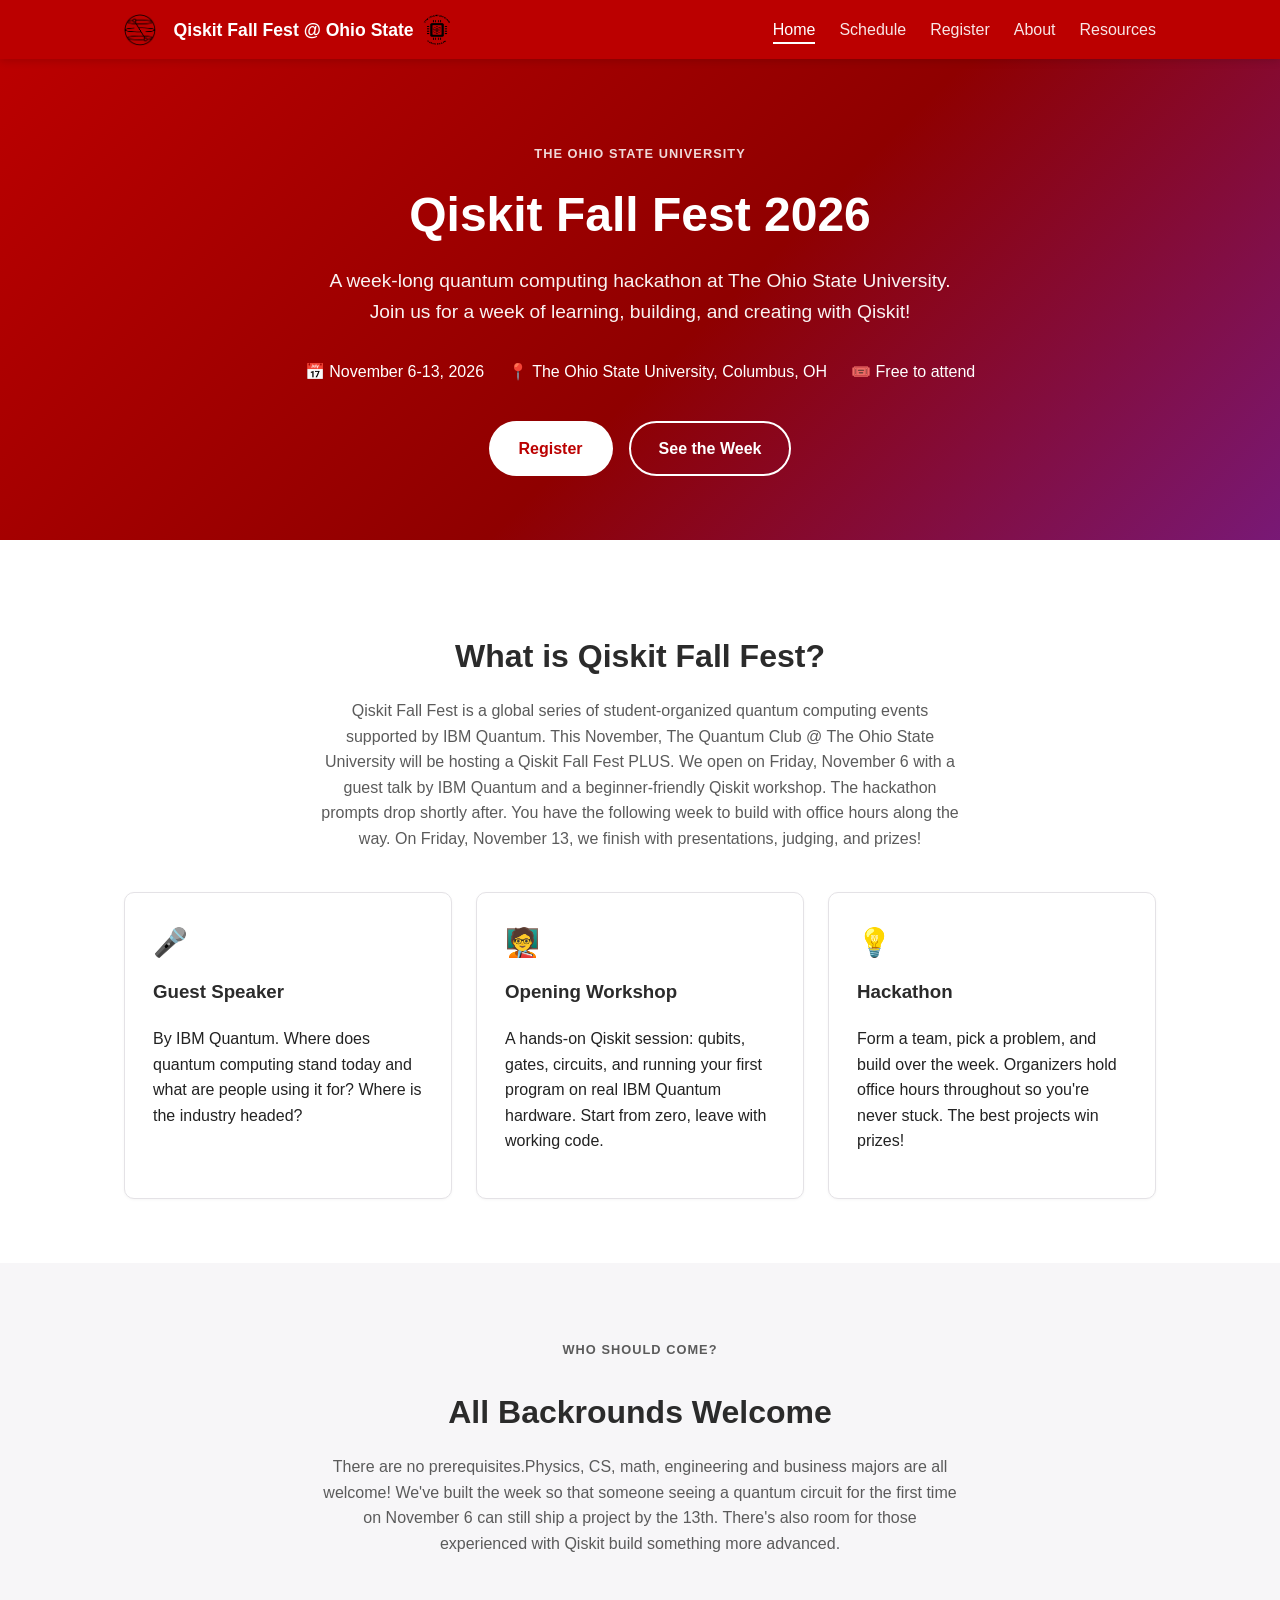
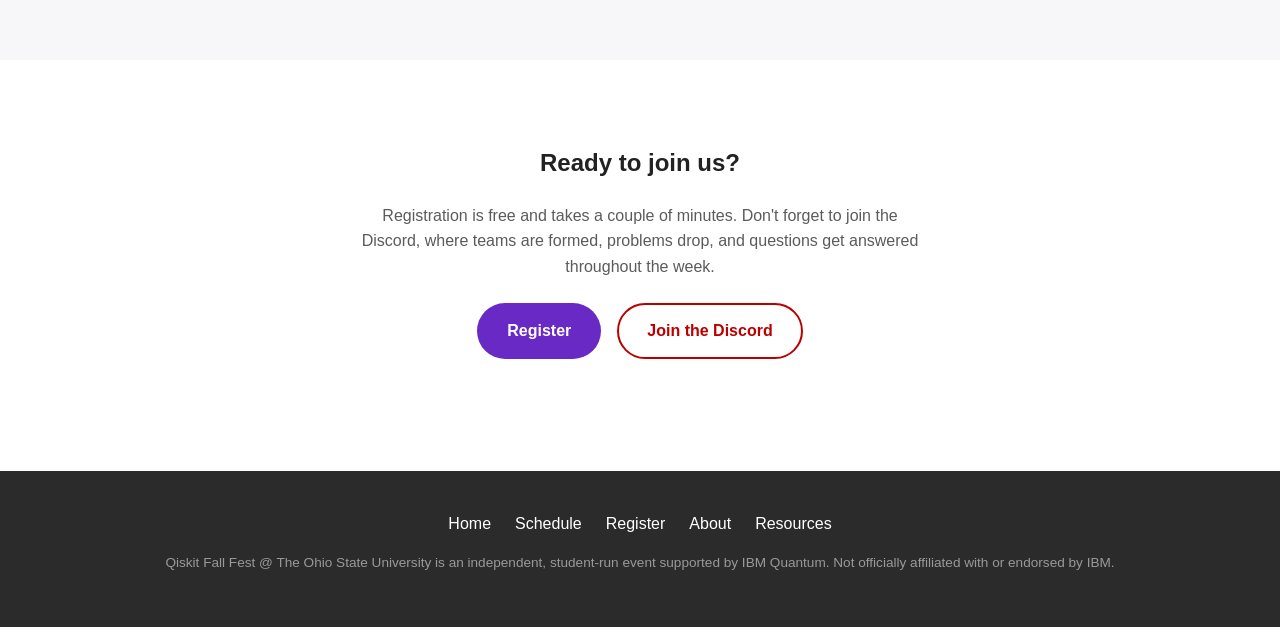
<file: index.html>
<!DOCTYPE html>
<html lang="en">
<head>
  <meta charset="UTF-8" />
  <meta name="viewport" content="width=device-width, initial-scale=1.0" />
  <title>Qiskit Fall Fest @ The Ohio State University</title>
  <meta name="description" content="Qiskit Fall Fest at The Ohio State University — a free, week-long student-run quantum computing hackathon with a guest talk, a beginner workshop, and office hours. November 6–13, 2026." />
  <link rel="stylesheet" href="css/style.css" />
</head>
<body>

  <header class="site-header">
    <nav class="nav">
      <a class="brand" href="index.html">
        <img class="brand-logo" src="assets/qiskit_black.png" alt="" onerror="this.remove()" />
        <span class="brand-mark">⚛</span>
        Qiskit Fall Fest @ Ohio State
        <img class="brand-logo" src="assets/logo.png" alt="" onerror="this.remove()" />
      </a>
      <button class="nav-toggle" aria-label="Toggle navigation" aria-expanded="false">☰</button>
      <ul class="nav-links">
        <li><a href="index.html">Home</a></li>
        <li><a href="schedule.html">Schedule</a></li>
        <li><a href="register.html">Register</a></li>
        <li><a href="about.html">About</a></li>
        <li><a href="resources.html">Resources</a></li>
      </ul>
    </nav>
  </header>

  <section class="hero">
    <div class="container">
      <p class="eyebrow" style="color:#fff; opacity:0.85;">The Ohio State University</p>
      <h1>Qiskit Fall Fest 2026</h1>
      <p class="subtitle">
        A week-long quantum computing hackathon at The Ohio State University.
        Join us for a week of learning, building, and creating with Qiskit!
      </p>      <div class="hero-meta">
        <span>📅 November 6-13, 2026</span>
        <span>📍 The Ohio State University, Columbus, OH</span>
        <span>🎟️ Free to attend</span>
      </div>
      <div class="hero-actions">
        <a class="btn btn-primary" href="register.html">Register</a>
        <a class="btn btn-outline" href="schedule.html">See the Week</a>
      </div>
    </div>
  </section>

  <section>
    <div class="container">
      <div class="section-header">
        <p class="eyebrow"></p>
        <h2>What is Qiskit Fall Fest?</h2>
        <p>
          Qiskit Fall Fest is a global series of student-organized quantum computing events supported
          by IBM Quantum. This November, The Quantum Club @ The Ohio State University will be hosting a Qiskit Fall Fest PLUS. We open on Friday,
          November 6 with a guest talk by IBM Quantum and a beginner-friendly Qiskit workshop. The hackathon prompts drop shortly after. 
          You have the following week to build with office hours along the way.
          On Friday, November 13, we finish with presentations, judging, and prizes!
        </p>
      </div>

      <div class="grid grid-3">
        <div class="card">
          <span class="icon">🎤</span>
          <h3>Guest Speaker</h3>
          <p>By IBM Quantum.
            Where does quantum computing stand today and what are people using it for? Where is the industry headed?</p>
        </div>
        <div class="card">
          <span class="icon">🧑‍🏫</span>
          <h3>Opening Workshop</h3>
          <p>A hands-on Qiskit session: qubits, gates, circuits, and running your first program on real IBM Quantum hardware. Start from zero, leave with working code.</p>
        </div>
        <div class="card">
          <span class="icon">💡</span>
          <h3>Hackathon</h3>
          <p>Form a team, pick a problem, and build over the week. Organizers hold office hours throughout so you're never stuck. The best projects win prizes!</p>
        </div>
      </div>
    </div>
  </section>

  <section class="alt">
    <div class="container">
      <div class="section-header">
        <p class="eyebrow">Who should come?</p>
        <h2>All Backrounds Welcome</h2>
        <p>
          There are no prerequisites.Physics, CS, math, engineering and business majors are all welcome!
          We've built the week so that someone seeing a quantum circuit for the first time on
          November 6 can still ship a project by the 13th. There's also room for those experienced with Qiskit build something more advanced.
        </p>
      </div>
      <!-- <div class="grid grid-2"> Feel like this section is unnecessary for now -- maybe replace with tracks/sponsors once we figure those out
        <div class="card">
          <h3>Never seen a qubit?</h3>
          <p>The opening workshop assumes nothing. A little Python helps, but we'll get you from "what is superposition" to a running circuit in one evening.</p>
        </div>
        <div class="card">
          <h3>Already writing circuits?</h3>
          <p>Skip ahead to the hackathon problems, use office hours to talk through your approach, and get free access to real IBM Quantum backends.</p>
        </div>
      </div> -->
    </div>
  </section>

  <section>
    <div class="container" style="text-align:center;">
      <h2>Ready to join us?</h2>
      <p style="max-width:560px; margin: 0 auto 1.5rem; color: var(--text-muted);">
        Registration is free and takes a couple of minutes. Don't forget to join the Discord, 
        where teams are formed, problems drop, and questions get answered throughout the week.
      </p>
      <div class="hero-actions" style="justify-content:center;">
        <a class="btn btn-purple" href="register.html">Register</a>
        <!-- TODO: swap in the new Fall Fest Discord invite once its been set up -->
        <a class="btn btn-outline" href="#" target="_blank" rel="noopener">Join the Discord</a>
      </div>
    </div>
  </section>

  <footer class="site-footer">
    <div class="footer-links">
      <a href="index.html">Home</a>
      <a href="schedule.html">Schedule</a>
      <a href="register.html">Register</a>
      <a href="about.html">About</a>
      <a href="resources.html">Resources</a>
    </div>
    <p class="footer-fine-print">
      Qiskit Fall Fest @ The Ohio State University is an independent, student-run event supported by
      IBM Quantum. Not officially affiliated with or endorsed by IBM.
    </p>
  </footer>

  <script src="js/main.js"></script>
</body>
</html>
</file>
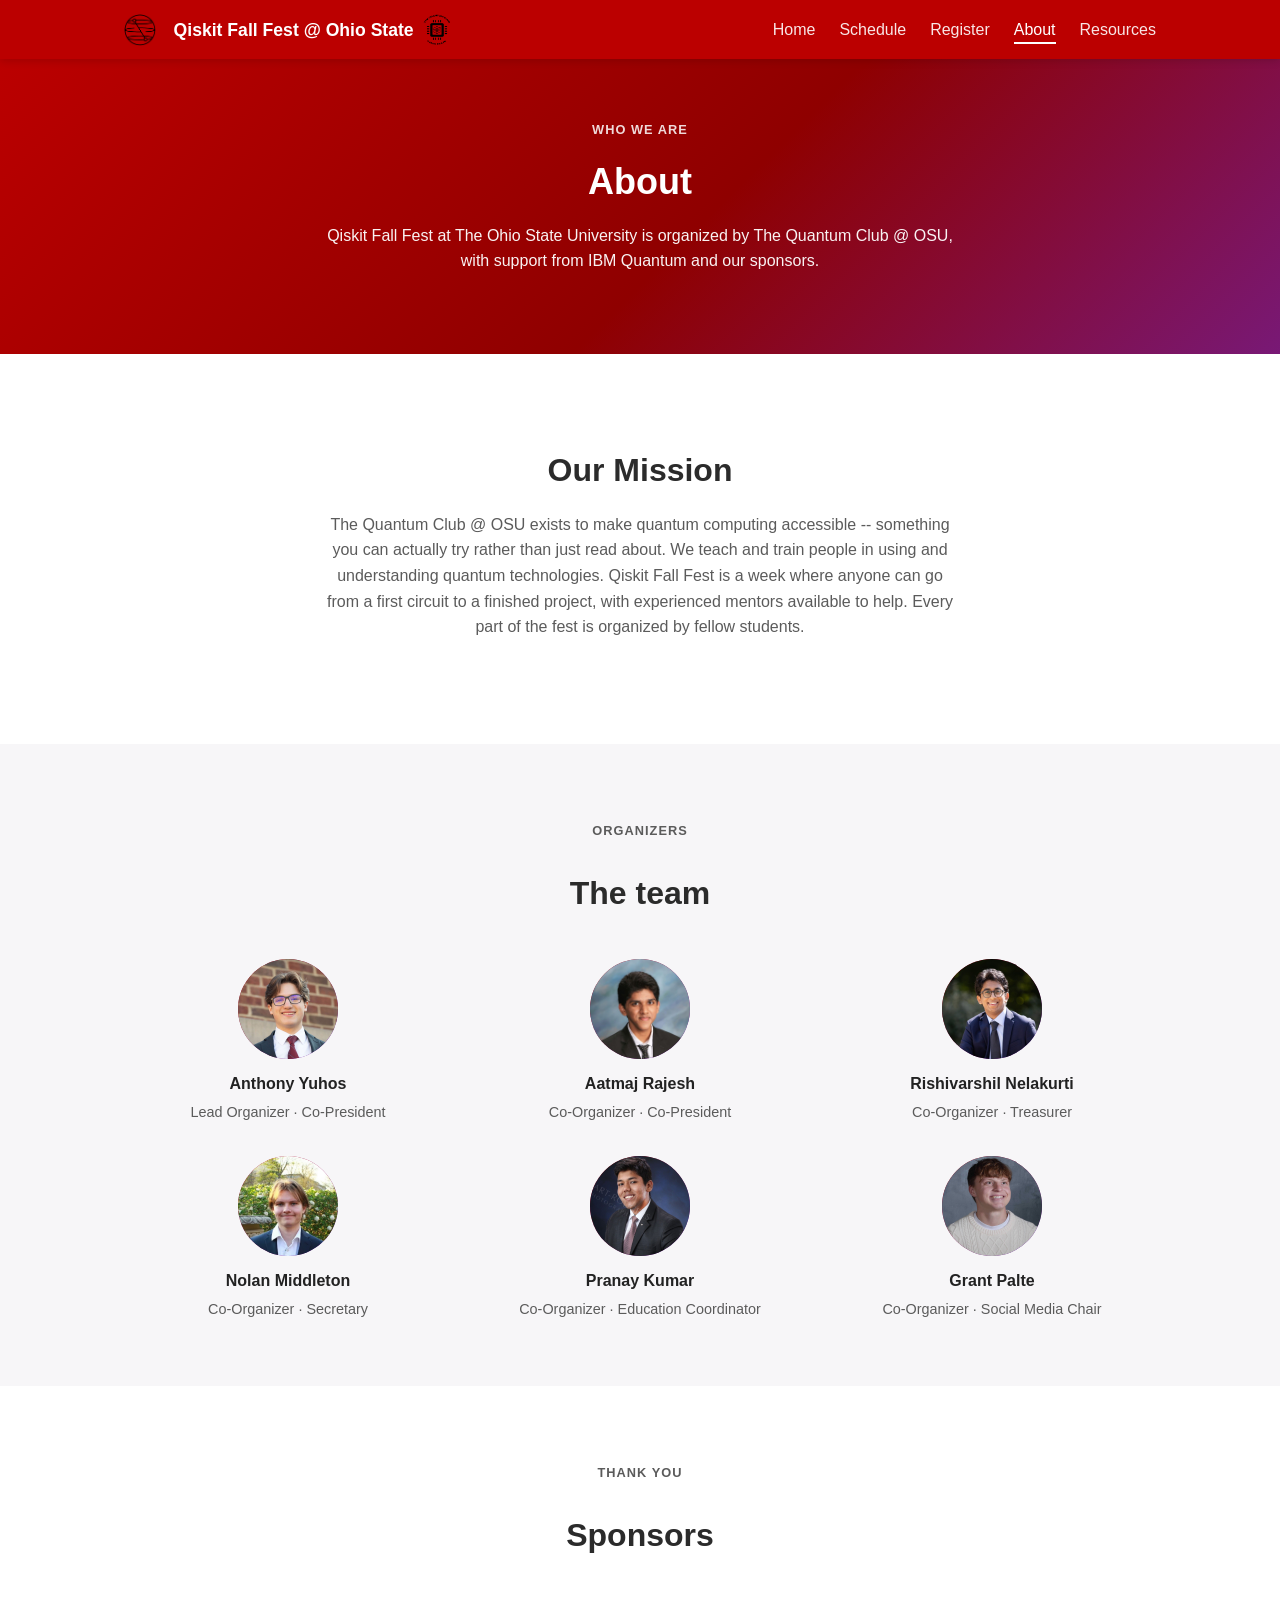
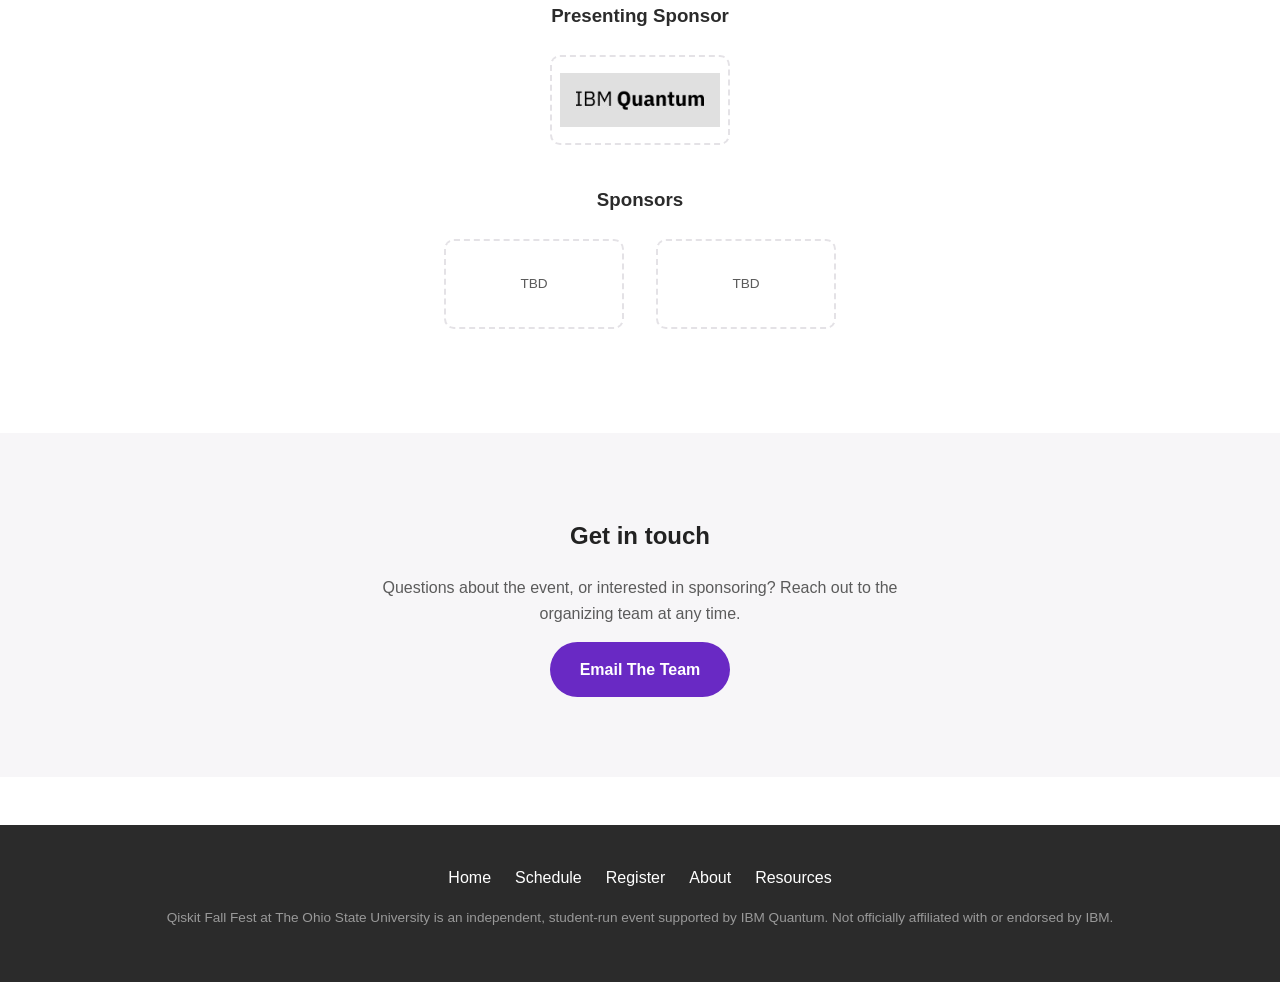
<file: about.html>
<!DOCTYPE html>
<html lang="en">
<head>
  <meta charset="UTF-8" />
  <meta name="viewport" content="width=device-width, initial-scale=1.0" />
  <title>About — Qiskit Fall Fest @ The Ohio State University</title>
  <meta name="description" content="About Qiskit Fall Fest at The Ohio State University — the organizing team from The Quantum Club @ OSU, our sponsors, and how to get in touch." />
  <link rel="stylesheet" href="css/style.css" />
</head>
<body>

  <header class="site-header">
    <nav class="nav">
      <a class="brand" href="index.html">
        <img class="brand-logo" src="assets/qiskit_black.png" alt="" onerror="this.remove()" />
        <span class="brand-mark">⚛</span>
        Qiskit Fall Fest @ Ohio State
        <img class="brand-logo" src="assets/logo.png" alt="" onerror="this.remove()" />
      </a>
      <button class="nav-toggle" aria-label="Toggle navigation" aria-expanded="false">☰</button>
      <ul class="nav-links">
        <li><a href="index.html">Home</a></li>
        <li><a href="schedule.html">Schedule</a></li>
        <li><a href="register.html">Register</a></li>
        <li><a href="about.html">About</a></li>
        <li><a href="resources.html">Resources</a></li>
      </ul>
    </nav>
  </header>

  <section class="hero" style="padding: 3rem 1.5rem;">
    <div class="container">
      <p class="eyebrow" style="color:#fff; opacity:0.85;">Who we are</p>
      <h1 style="font-size: 2.25rem;">About</h1>
      <p class="subtitle" style="font-size: 1rem;">
        Qiskit Fall Fest at The Ohio State University is organized by The Quantum Club @ OSU,
        with support from IBM Quantum and our sponsors.
      </p>
    </div>
  </section>

  <section>
    <div class="container">
      <div class="section-header">
        <p class="eyebrow"></p>
        <h2>Our Mission</h2>
        <p>
          The Quantum Club @ OSU exists to make quantum computing accessible -- something you can actually try
          rather than just read about. We teach and train people in using and understanding quantum technologies.
          Qiskit Fall Fest is a week where anyone can go from a first circuit to a finished project, with
          experienced mentors available to help. Every part of the fest is organized by fellow students.
        </p>
      </div>
    </div>
  </section>

  <section class="alt">
    <div class="container">
      <div class="section-header">
        <p class="eyebrow">Organizers</p>
        <h2>The team</h2>
      </div>
      <!-- Avatars are initials by default; swap the .avatar div for an <img> once you have photos -->
      <div class="people-grid">
        <div class="person">
          <div class="avatar"><img src="assets/anthony.jpg" alt="Anthony Yuhos" /></div>
          <h4>Anthony Yuhos</h4>
          <span>Lead Organizer · Co-President</span>
        </div>
        <div class="person">
          <div class="avatar"><img src="assets/aatmaj.jpg" alt="Aatmaj Rajesh" /></div>
          <h4>Aatmaj Rajesh</h4>
          <span>Co-Organizer · Co-President</span>
        </div>
        <div class="person">
          <div class="avatar"><img src="assets/rishi.jpg" alt="Rishivarshil Nelakurti" /></div>
          <h4>Rishivarshil Nelakurti</h4>
          <span>Co-Organizer · Treasurer</span>
        </div>
      </div>
      <div class="people-grid" style="margin-top: 2rem;">
        <div class="person">
          <div class="avatar"><img src="assets/nolan.png" alt="Nolan Middelton" /></div>
          <h4>Nolan Middleton</h4>
          <span>Co-Organizer · Secretary</span>
        </div>
        <div class="person">
          <div class="avatar"><img src="assets/pranay.jpg" alt="Pranay Kumar" /></div>
          <h4>Pranay Kumar</h4>
          <span>Co-Organizer · Education Coordinator</span>
        </div>
        <div class="person">
          <div class="avatar"><img src="assets/grant.png" alt="Grant Patle" /></div>
          <h4>Grant Palte</h4>
          <span>Co-Organizer · Social Media Chair</span>
        </div>
      </div>
    </div>
  </section>

  <section>
    <div class="container">
      <div class="section-header">
        <p class="eyebrow">Thank you</p>
        <h2>Sponsors</h2>
      </div>

      <!-- TODO: replace placeholders with real sponsor logos (<img> tags) as they're confirmed -->
      <div class="sponsor-tier">
        <h3>Presenting Sponsor</h3>
        <div class="sponsor-logos">
          <div class="sponsor-logo-placeholder"><img src="assets/IBMQuantum.png" alt="IBM Quantum" /></div>
        </div>
      </div>

      <div class="sponsor-tier">
        <h3>Sponsors</h3>
        <div class="sponsor-logos">
          <div class="sponsor-logo-placeholder">TBD</div>
          <div class="sponsor-logo-placeholder">TBD</div>
        </div>
      </div>
    </div>
  </section>

  <section class="alt">
    <div class="container" style="text-align:center;">
      <h2>Get in touch</h2>
      <p style="max-width:560px; margin: 0 auto 1rem; color: var(--text-muted);">
        Questions about the event, or interested in sponsoring? Reach out to the organizing team at any time.
      </p>
      <p><a class="btn btn-purple" href="mailto:thequantumclubosu@gmail.com">Email The Team</a></p>
    </div>
  </section>

  <footer class="site-footer">
    <div class="footer-links">
      <a href="index.html">Home</a>
      <a href="schedule.html">Schedule</a>
      <a href="register.html">Register</a>
      <a href="about.html">About</a>
      <a href="resources.html">Resources</a>
    </div>
    <p class="footer-fine-print">
      Qiskit Fall Fest at The Ohio State University is an independent, student-run event supported by
      IBM Quantum. Not officially affiliated with or endorsed by IBM.
    </p>
  </footer>

  <script src="js/main.js"></script>
</body>
</html>
</file>
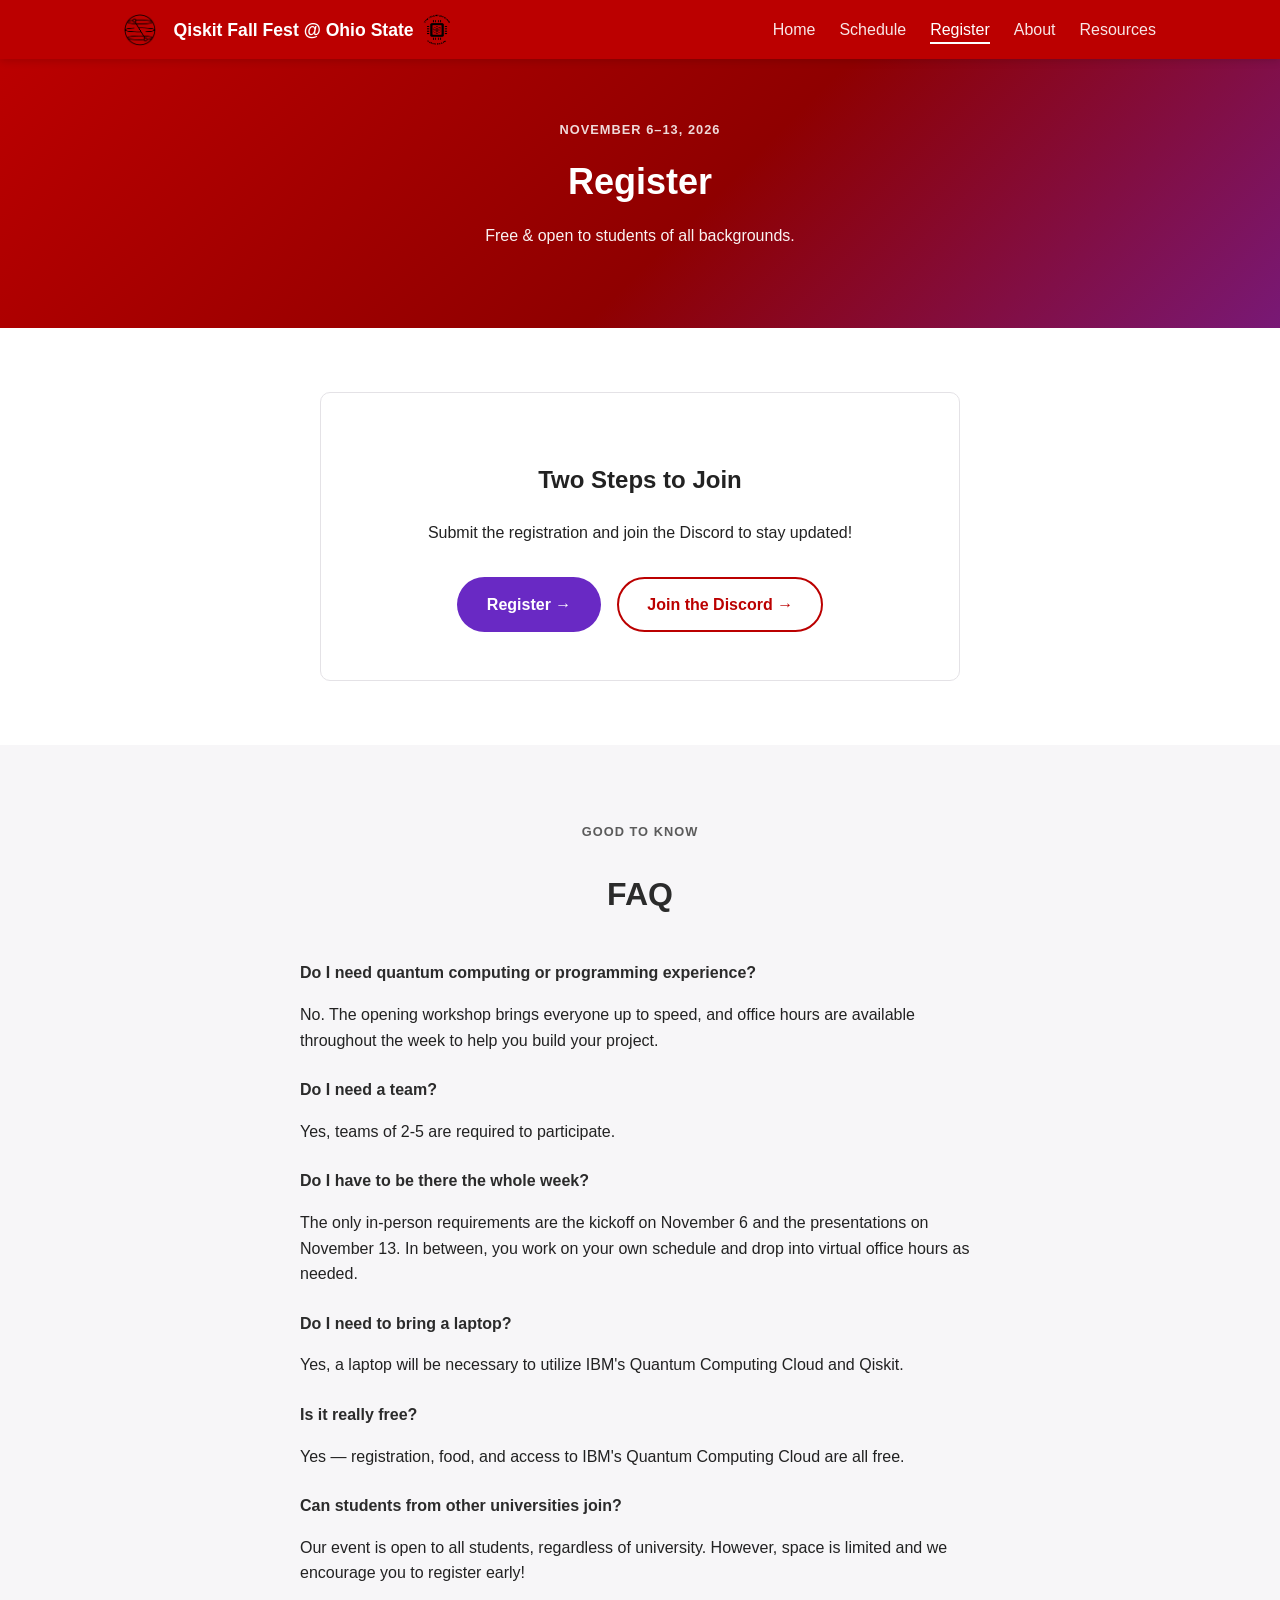
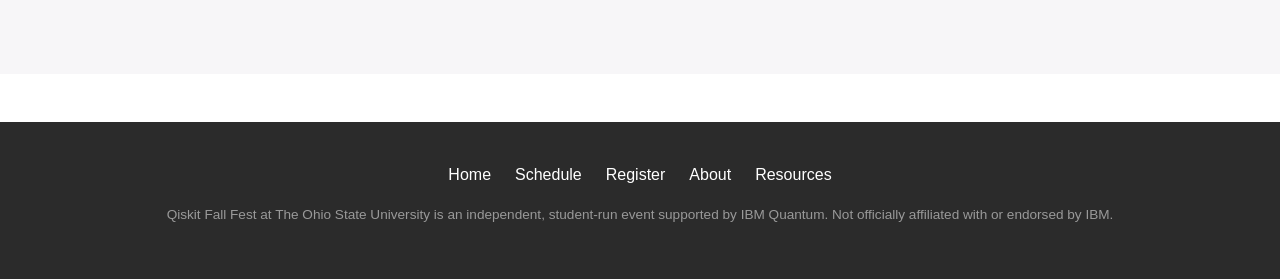
<file: register.html>
<!DOCTYPE html>
<html lang="en">
<head>
  <meta charset="UTF-8" />
  <meta name="viewport" content="width=device-width, initial-scale=1.0" />
  <title>Register — Qiskit Fall Fest @ The Ohio State University</title>
  <meta name="description" content="Register for Qiskit Fall Fest at The Ohio State University — free, November 6–13, 2026, open to students of all backgrounds." />
  <link rel="stylesheet" href="css/style.css" />
</head>
<body>

  <header class="site-header">
    <nav class="nav">
      <a class="brand" href="index.html">
        <img class="brand-logo" src="assets/qiskit_black.png" alt="" onerror="this.remove()" />
        <span class="brand-mark">⚛</span>
        Qiskit Fall Fest @ Ohio State
        <img class="brand-logo" src="assets/logo.png" alt="" onerror="this.remove()" />
      </a>
      <button class="nav-toggle" aria-label="Toggle navigation" aria-expanded="false">☰</button>
      <ul class="nav-links">
        <li><a href="index.html">Home</a></li>
        <li><a href="schedule.html">Schedule</a></li>
        <li><a href="register.html">Register</a></li>
        <li><a href="about.html">About</a></li>
        <li><a href="resources.html">Resources</a></li>
      </ul>
    </nav>
  </header>

  <section class="hero" style="padding: 3rem 1.5rem;">
    <div class="container">
      <p class="eyebrow" style="color:#fff; opacity:0.85;">November 6–13, 2026</p>
      <h1 style="font-size: 2.25rem;">Register</h1>
      <p class="subtitle" style="font-size: 1rem;">
        Free &amp; open to students of all backgrounds.
      </p>
    </div>
  </section>

  <section>
    <div class="container">
      <div class="register-box">
        <h2>Two Steps to Join</h2>
        <p>
          Submit the registration and join the Discord to stay updated!
        </p>
        <div class="hero-actions" style="justify-content:center;">
          <!-- TODO: replace with the real Google Form link -->
          <a class="btn btn-purple" href="https://docs.google.com/forms/d/e/1FAIpQLSczF93mMBlM64_3KnzqCroxgnQN36TeDHExYWhIoYB40ZpHGQ/viewform" target="_blank" rel="noopener">
            Register →
          </a>
          <!-- TODO: replace with the new Fall Fest Discord invite (not the club's main server) -->
          <a class="btn btn-outline" href="#" target="_blank" rel="noopener">
            Join the Discord →
          </a>
        </div>
      </div>
    </div>
  </section>

  <section class="alt">
    <div class="container">
      <div class="section-header">
        <p class="eyebrow">Good to know</p>
        <h2>FAQ</h2>
      </div>
      <div style="max-width: 680px; margin: 0 auto;">
        <div class="faq-item">
          <h4>Do I need quantum computing or programming experience?</h4>
          <p>No. The opening workshop brings everyone up to speed, and office hours are available throughout the week
            to help you build your project.</p>
        </div>
        <div class="faq-item">
          <h4>Do I need a team?</h4>
          <p>Yes, teams of 2-5 are required to participate.</p>
        </div>
        <div class="faq-item">
          <h4>Do I have to be there the whole week?</h4>
          <p>
            The only in-person requirements are the kickoff on November 6 and the presentations on November 13. 
            In between, you work on your own schedule and drop into virtual office hours as needed.</p>
        </div>
        <div class="faq-item">
          <h4>Do I need to bring a laptop?</h4>
          <p>Yes, a laptop will be necessary to utilize IBM's Quantum Computing Cloud and Qiskit.</p>
        </div>
        <div class="faq-item">
          <h4>Is it really free?</h4>
          <p>Yes — registration, food, and access to IBM's Quantum Computing Cloud are all free.</p>
        </div>
        <div class="faq-item">
          <h4>Can students from other universities join?</h4>
          <!-- TODO: confirm before launch — this is currently a yes-with-space-limits answer -->
          <p>Our event is open to all students, regardless of university. However, space is limited and we encourage you to register early!</div>
      </div>
    </div>
  </section>

  <footer class="site-footer">
    <div class="footer-links">
      <a href="index.html">Home</a>
      <a href="schedule.html">Schedule</a>
      <a href="register.html">Register</a>
      <a href="about.html">About</a>
      <a href="resources.html">Resources</a>
    </div>
    <p class="footer-fine-print">
      Qiskit Fall Fest at The Ohio State University is an independent, student-run event supported by
      IBM Quantum. Not officially affiliated with or endorsed by IBM.
    </p>
  </footer>

  <script src="js/main.js"></script>
</body>
</html>
</file>
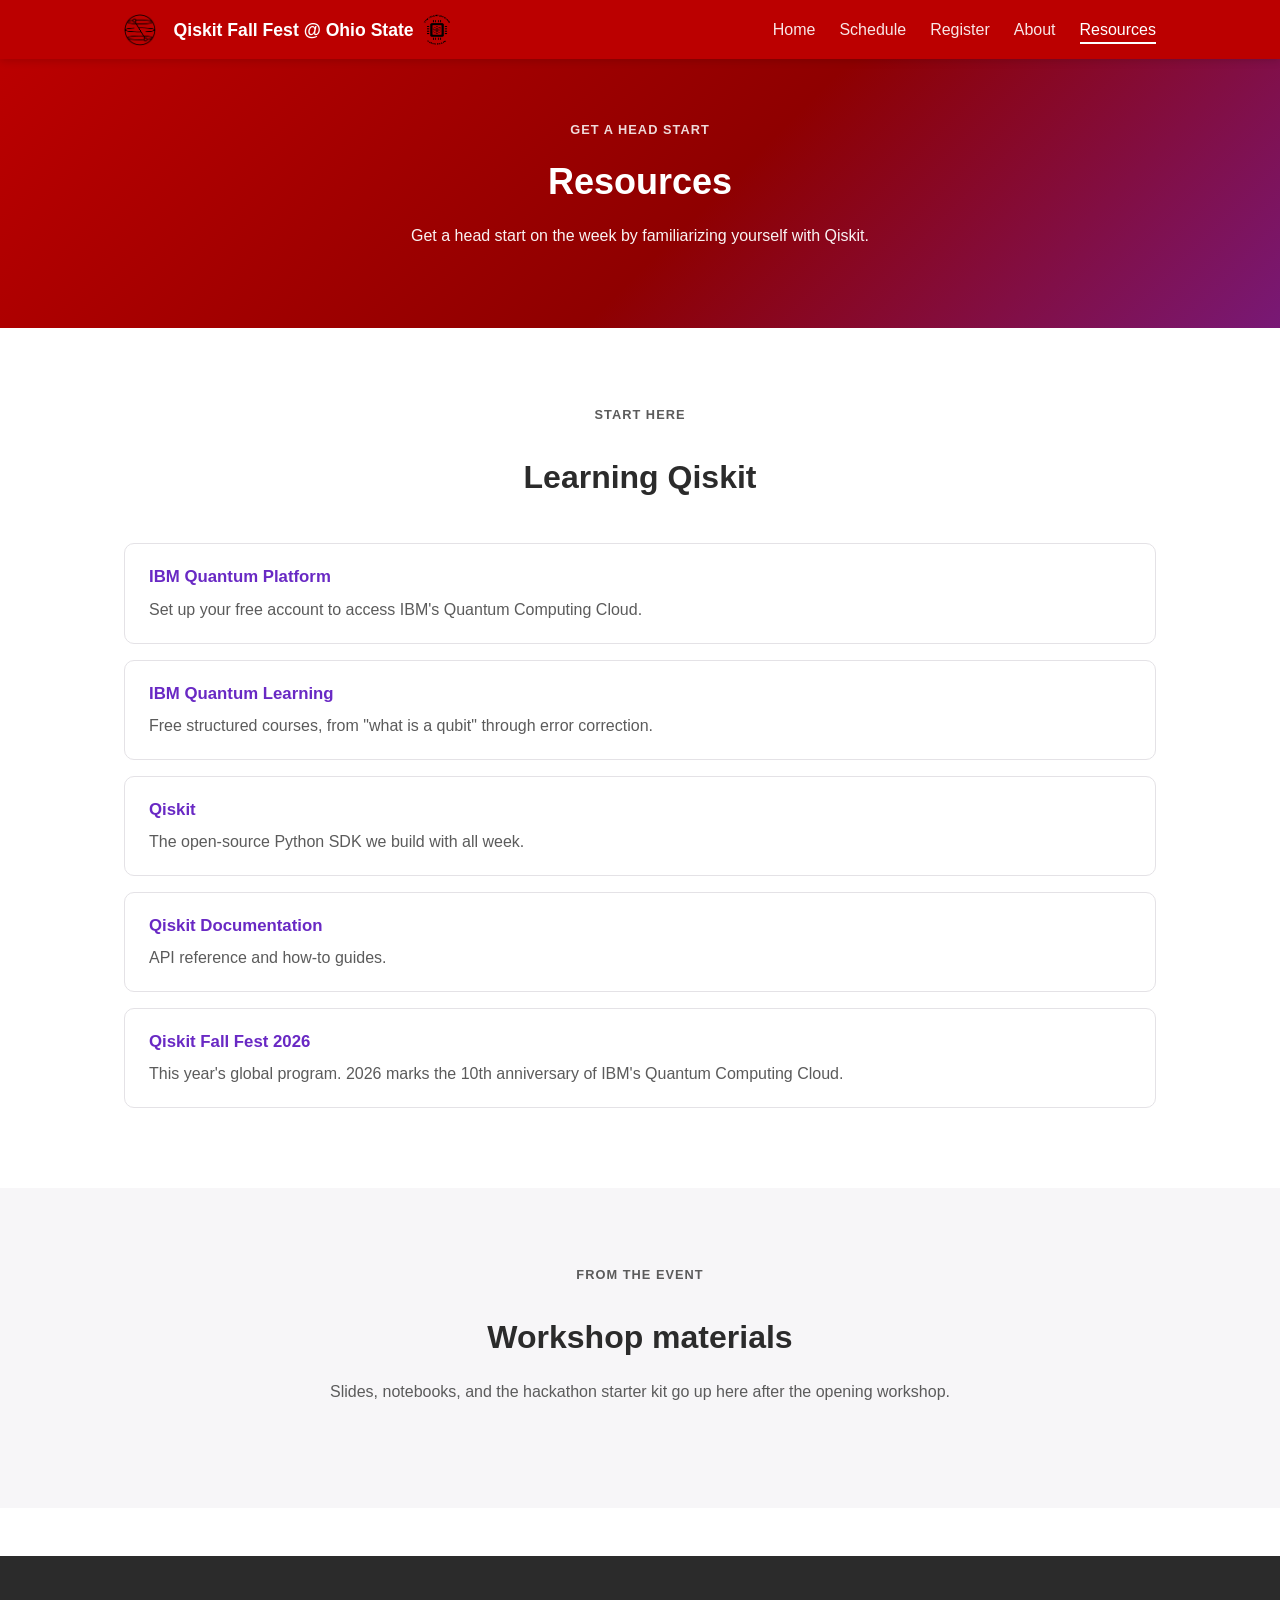
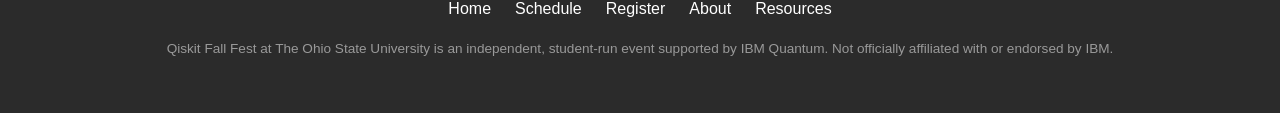
<file: resources.html>
<!DOCTYPE html>
<html lang="en">
<head>
  <meta charset="UTF-8" />
  <meta name="viewport" content="width=device-width, initial-scale=1.0" />
  <title>Resources — Qiskit Fall Fest @ The Ohio State University</title>
  <meta name="description" content="Learning resources and workshop materials for Qiskit Fall Fest at The Ohio State University." />
  <link rel="stylesheet" href="css/style.css" />
</head>
<body>

  <header class="site-header">
    <nav class="nav">
      <a class="brand" href="index.html">
        <img class="brand-logo" src="assets/qiskit_black.png" alt="" onerror="this.remove()" />
        <span class="brand-mark">⚛</span>
        Qiskit Fall Fest @ Ohio State
        <img class="brand-logo" src="assets/logo.png" alt="" onerror="this.remove()" />
      </a>
      <button class="nav-toggle" aria-label="Toggle navigation" aria-expanded="false">☰</button>
      <ul class="nav-links">
        <li><a href="index.html">Home</a></li>
        <li><a href="schedule.html">Schedule</a></li>
        <li><a href="register.html">Register</a></li>
        <li><a href="about.html">About</a></li>
        <li><a href="resources.html">Resources</a></li>
      </ul>
    </nav>
  </header>

  <section class="hero" style="padding: 3rem 1.5rem;">
    <div class="container">
      <p class="eyebrow" style="color:#fff; opacity:0.85;">Get a head start</p>
      <h1 style="font-size: 2.25rem;">Resources</h1>
      <p class="subtitle" style="font-size: 1rem;">
        Get a head start on the week by familiarizing yourself with Qiskit.
      </p>
    </div>
  </section>

  <section>
    <div class="container">
      <div class="section-header">
        <p class="eyebrow">Start here</p>
        <h2>Learning Qiskit</h2>
      </div>
      <ul class="resource-list">
        <li>
          <a href="https://quantum.cloud.ibm.com/" target="_blank" rel="noopener">IBM Quantum Platform</a>
          <p>Set up your free account to access IBM's Quantum Computing Cloud.</p>
        </li>
        <li>
          <a href="https://learning.quantum.ibm.com/" target="_blank" rel="noopener">IBM Quantum Learning</a>
          <p>Free structured courses, from "what is a qubit" through error correction.</p>
        </li>
        <li>
          <a href="https://www.ibm.com/quantum/qiskit" target="_blank" rel="noopener">Qiskit</a>
          <p>The open-source Python SDK we build with all week.</p>
        </li>
        <li>
          <a href="https://quantum.cloud.ibm.com/docs" target="_blank" rel="noopener">Qiskit Documentation</a>
          <p>API reference and how-to guides.</p>
        </li>
        <li>
          <a href="https://www.ibm.com/quantum/blog/qiskit-fall-fest-2026" target="_blank" rel="noopener">Qiskit Fall Fest 2026</a>
          <p>This year's global program. 2026 marks the 10th anniversary of IBM's Quantum Computing Cloud.</p>
        </li>
      </ul>
    </div>
  </section>

  <section class="alt">
    <div class="container">
      <div class="section-header">
        <p class="eyebrow">From the event</p>
        <h2>Workshop materials</h2>
        <p>
          Slides, notebooks, and the hackathon starter kit go up here after the opening workshop.
        </p>
      </div>
      <!--
        TODO: either fill these in with real links after the workshop, or delete this whole
        section if we decide not to publish our own materials.
      -->
    </div>
  </section>

  <footer class="site-footer">
    <div class="footer-links">
      <a href="index.html">Home</a>
      <a href="schedule.html">Schedule</a>
      <a href="register.html">Register</a>
      <a href="about.html">About</a>
      <a href="resources.html">Resources</a>
    </div>
    <p class="footer-fine-print">
      Qiskit Fall Fest at The Ohio State University is an independent, student-run event supported by
      IBM Quantum. Not officially affiliated with or endorsed by IBM.
    </p>
  </footer>

  <script src="js/main.js"></script>
</body>
</html>
</file>
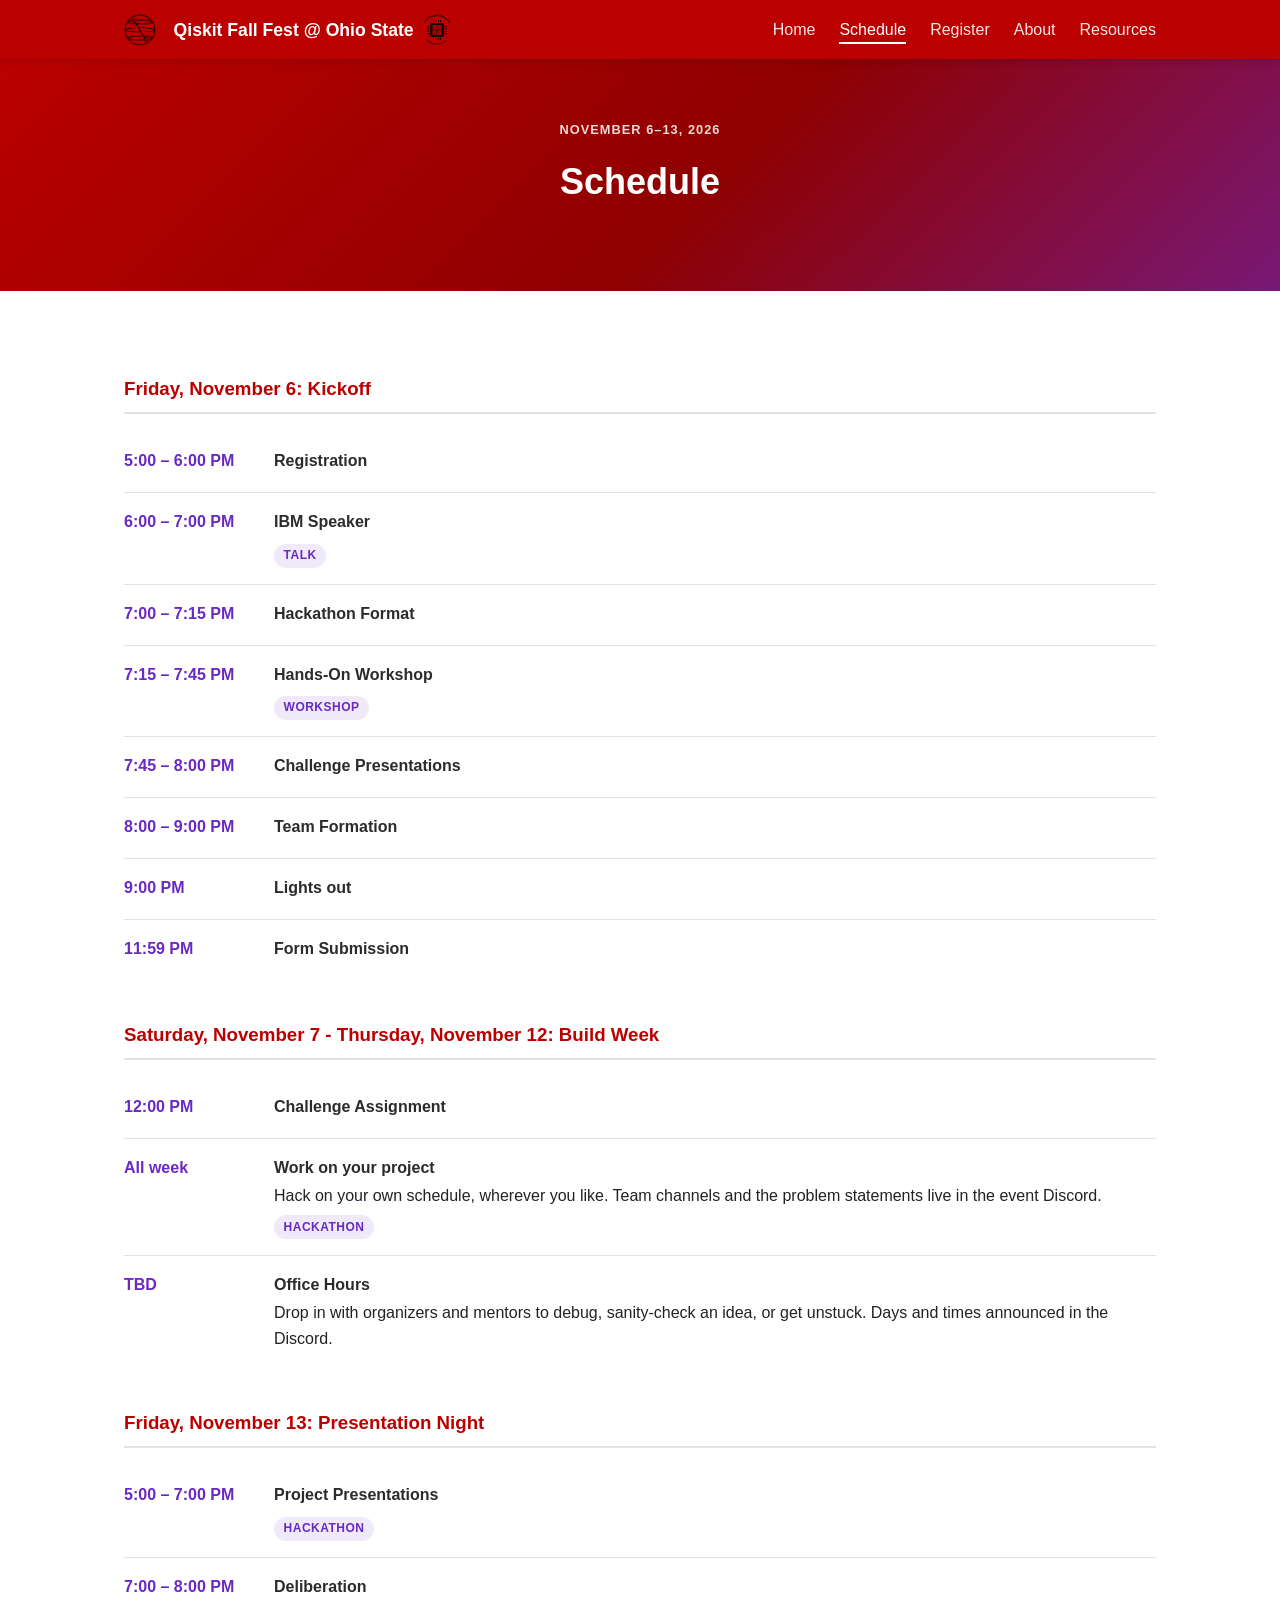
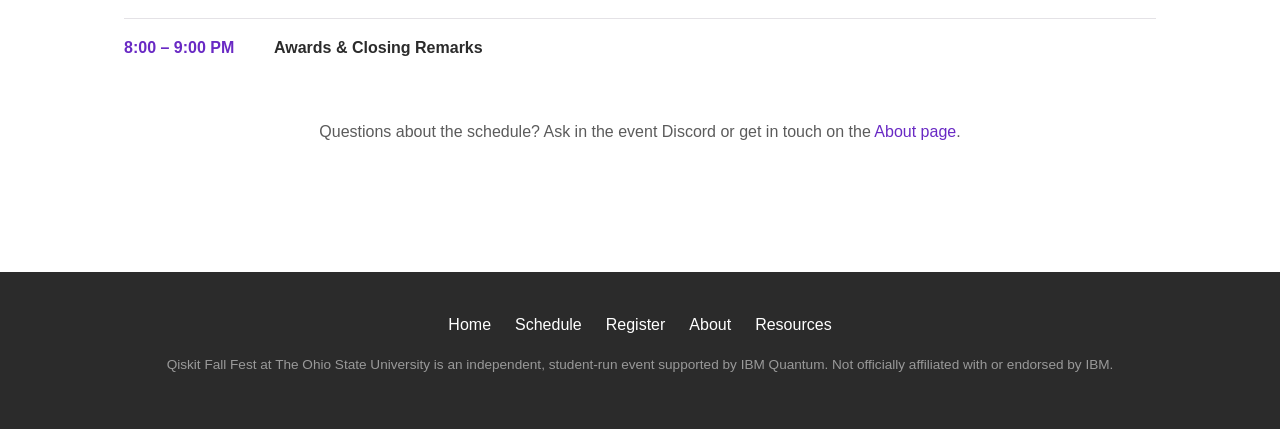
<file: schedule.html>
<!DOCTYPE html>
<html lang="en">
<head>
  <meta charset="UTF-8" />
  <meta name="viewport" content="width=device-width, initial-scale=1.0" />
  <title>Schedule — Qiskit Fall Fest @ The Ohio State University</title>
  <meta name="description" content="Schedule for Qiskit Fall Fest at The Ohio State University, November 6–13, 2026." />
  <link rel="stylesheet" href="css/style.css" />
</head>
<body>

  <header class="site-header">
    <nav class="nav">
      <a class="brand" href="index.html">
        <img class="brand-logo" src="assets/qiskit_black.png" alt="" onerror="this.remove()" />
        <span class="brand-mark">⚛</span>
        Qiskit Fall Fest @ Ohio State
        <img class="brand-logo" src="assets/logo.png" alt="" onerror="this.remove()" />
      </a>
      <button class="nav-toggle" aria-label="Toggle navigation" aria-expanded="false">☰</button>
      <ul class="nav-links">
        <li><a href="index.html">Home</a></li>
        <li><a href="schedule.html">Schedule</a></li>
        <li><a href="register.html">Register</a></li>
        <li><a href="about.html">About</a></li>
        <li><a href="resources.html">Resources</a></li>
      </ul>
    </nav>
  </header>

  <section class="hero" style="padding: 3rem 1.5rem;">
    <div class="container">
      <p class="eyebrow" style="color:#fff; opacity:0.85;">November 6–13, 2026</p>
      <h1 style="font-size: 2.25rem;">Schedule</h1>
      <p class="subtitle" style="font-size: 1rem;"></p>
    </div>
  </section>

  <section>
    <div class="container">

      <div class="schedule-day">
        <h3>Friday, November 6: Kickoff</h3>

        <div class="schedule-item">
          <div class="schedule-time">5:00 – 6:00 PM</div>
          <div class="schedule-details">
            <strong>Registration</strong>
          </div>
        </div>

        <div class="schedule-item">
          <div class="schedule-time">6:00 – 7:00 PM</div>
          <div class="schedule-details">
            <strong>IBM Speaker</strong>
            <span class="tag">Talk</span>
          </div>
        </div>

        <div class="schedule-item">
          <div class="schedule-time">7:00 – 7:15 PM</div>
          <div class="schedule-details">
            <strong>Hackathon Format</strong>
          </div>
        </div>

        <div class="schedule-item">
          <div class="schedule-time">7:15 – 7:45 PM</div>
          <div class="schedule-details">
            <strong>Hands-On Workshop</strong>
            <span class="tag">Workshop</span>
          </div>
        </div>

        <div class="schedule-item">
          <div class="schedule-time">7:45 – 8:00 PM</div>
          <div class="schedule-details">
            <strong>Challenge Presentations</strong>
          </div>
        </div>

        <div class="schedule-item">
          <div class="schedule-time">8:00 – 9:00 PM</div>
          <div class="schedule-details">
            <strong>Team Formation</strong>
          </div>
        </div>

        <div class="schedule-item">
          <div class="schedule-time">9:00 PM</div>
          <div class="schedule-details">
            <strong>Lights out</strong>
          </div>
        </div>

        <div class="schedule-item">
          <div class="schedule-time">11:59 PM</div>
          <div class="schedule-details">
            <strong>Form Submission</strong>
          </div>
        </div>
      </div>

      <div class="schedule-day">
        <h3>Saturday, November 7 - Thursday, November 12: Build Week</h3>
        
        <div class="schedule-item">
          <div class="schedule-time">12:00 PM</div>
          <div class="schedule-details">
            <strong>Challenge Assignment</strong>
          </div>
        </div>

        <div class="schedule-item">
          <div class="schedule-time">All week</div>
          <div class="schedule-details">
            <strong>Work on your project</strong>
            Hack on your own schedule, wherever you like. Team channels and the problem statements live in the event Discord.
            <span class="tag">Hackathon</span>
          </div>
        </div>

        <div class="schedule-item">
          <div class="schedule-time">TBD</div>
          <div class="schedule-details">
            <strong>Office Hours</strong>
            Drop in with organizers and mentors to debug, sanity-check an idea, or get unstuck. Days and times announced in the Discord.
          </div>
        </div>
      </div>

      <div class="schedule-day">
        <h3>Friday, November 13: Presentation Night</h3>

        <div class="schedule-item">
          <div class="schedule-time">5:00 – 7:00 PM</div>
          <div class="schedule-details">
            <strong>Project Presentations</strong>
            <span class="tag">Hackathon</span>
          </div>
        </div>

        <div class="schedule-item">
          <div class="schedule-time">7:00 – 8:00 PM</div>
          <div class="schedule-details">
            <strong>Deliberation</strong>
          </div>
        </div>

        <div class="schedule-item">
          <div class="schedule-time">8:00 – 9:00 PM</div>
          <div class="schedule-details">
            <strong>Awards &amp; Closing Remarks</strong>
          </div>
        </div>
      </div>

      <p style="text-align:center; color: var(--text-muted);">
        Questions about the schedule? Ask in the event Discord or get in touch on the
        <a href="about.html">About page</a>.
      </p>
    </div>
  </section>

  <footer class="site-footer">
    <div class="footer-links">
      <a href="index.html">Home</a>
      <a href="schedule.html">Schedule</a>
      <a href="register.html">Register</a>
      <a href="about.html">About</a>
      <a href="resources.html">Resources</a>
    </div>
    <p class="footer-fine-print">
      Qiskit Fall Fest at The Ohio State University is an independent, student-run event supported by
      IBM Quantum. Not officially affiliated with or endorsed by IBM.
    </p>
  </footer>

  <script src="js/main.js"></script>
</body>
</html>
</file>
<file: css/style.css>
:root {
  --osu-scarlet: #bb0000;
  --osu-scarlet-dark: #8f0000;
  --osu-gray: #666666;
  --osu-gray-dark: #2b2b2b;
  --qiskit-purple: #6929c4;
  --bg: #ffffff;
  --bg-alt: #f7f6f8;
  --text: #222222;
  --text-muted: #5b5b5b;
  --border: #e4e2e6;
  --radius: 10px;
  --max-width: 1080px;
}

* {
  box-sizing: border-box;
}

html {
  scroll-behavior: smooth;
}

body {
  margin: 0;
  font-family: "Segoe UI", Roboto, Helvetica, Arial, sans-serif;
  color: var(--text);
  background: var(--bg);
  line-height: 1.6;
}

img {
  max-width: 100%;
}

a {
  color: var(--qiskit-purple);
  text-decoration: none;
}

a:hover {
  text-decoration: underline;
}

.container {
  max-width: var(--max-width);
  margin: 0 auto;
  padding: 0 1.5rem;
}

/* ---------- Header / Nav ---------- */

.site-header {
  background: var(--osu-scarlet);
  color: #fff;
  position: sticky;
  top: 0;
  z-index: 100;
  box-shadow: 0 2px 8px rgba(0, 0, 0, 0.15);
}

.nav {
  display: flex;
  align-items: center;
  justify-content: space-between;
  padding: 0.85rem 1.5rem;
  max-width: var(--max-width);
  margin: 0 auto;
}

.brand {
  display: flex;
  align-items: center;
  gap: 0.6rem;
  font-weight: 700;
  font-size: 1.1rem;
  color: #fff;
}

.brand:hover {
  text-decoration: none;
  opacity: 0.9;
}

.brand-mark {
  width: 34px;
  height: 34px;
  border-radius: 8px;
  background: var(--qiskit-purple);
  display: flex;
  align-items: center;
  justify-content: center;
  font-size: 1.1rem;
  flex-shrink: 0;
}

.nav-links {
  display: flex;
  gap: 1.5rem;
  list-style: none;
  margin: 0;
  padding: 0;
}

.nav-links a {
  color: #fff;
  font-weight: 500;
  opacity: 0.9;
  padding: 0.25rem 0;
  border-bottom: 2px solid transparent;
}

.nav-links a:hover,
.nav-links a.active {
  opacity: 1;
  text-decoration: none;
  border-bottom-color: #fff;
}

.nav-toggle {
  display: none;
  background: none;
  border: none;
  color: #fff;
  font-size: 1.6rem;
  cursor: pointer;
}

@media (max-width: 720px) {
  .nav-toggle {
    display: block;
  }

  .nav-links {
    position: absolute;
    top: 100%;
    left: 0;
    right: 0;
    background: var(--osu-scarlet-dark);
    flex-direction: column;
    gap: 0;
    max-height: 0;
    overflow: hidden;
    transition: max-height 0.25s ease;
  }

  .nav-links.open {
    max-height: 400px;
  }

  .nav-links li {
    border-top: 1px solid rgba(255, 255, 255, 0.15);
  }

  .nav-links a {
    display: block;
    padding: 0.9rem 1.5rem;
    border-bottom: none !important;
  }
}

/* ---------- Hero ---------- */

.hero {
  background: linear-gradient(135deg, var(--osu-scarlet) 0%, var(--osu-scarlet-dark) 55%, var(--qiskit-purple) 130%);
  color: #fff;
  padding: 4.5rem 1.5rem 4rem;
  text-align: center;
}

.hero h1 {
  font-size: clamp(2rem, 5vw, 3rem);
  margin: 0 0 0.75rem;
}

.hero p.subtitle {
  font-size: 1.2rem;
  opacity: 0.95;
  max-width: 640px;
  margin: 0 auto 2rem;
}

.hero-meta {
  display: flex;
  flex-wrap: wrap;
  justify-content: center;
  gap: 1.5rem;
  margin-bottom: 2.25rem;
  font-weight: 500;
}

.hero-meta span {
  display: flex;
  align-items: center;
  gap: 0.4rem;
}

.hero-actions {
  display: flex;
  flex-wrap: wrap;
  gap: 1rem;
  justify-content: center;
}

/* ---------- Buttons ---------- */

.btn {
  display: inline-block;
  padding: 0.8rem 1.75rem;
  border-radius: 999px;
  font-weight: 600;
  border: 2px solid transparent;
  cursor: pointer;
  transition: transform 0.15s ease, box-shadow 0.15s ease;
}

.btn:hover {
  text-decoration: none;
  transform: translateY(-2px);
}

.btn-primary {
  background: #fff;
  color: var(--osu-scarlet);
}

.btn-primary:hover {
  box-shadow: 0 6px 16px rgba(0, 0, 0, 0.2);
}

.btn-outline {
  background: transparent;
  border-color: #fff;
  color: #fff;
}

.btn-purple {
  background: var(--qiskit-purple);
  color: #fff;
}

.btn-purple:hover {
  box-shadow: 0 6px 16px rgba(105, 41, 196, 0.35);
}

/* ---------- Sections ---------- */

section {
  padding: 4rem 0;
}

section.alt {
  background: var(--bg-alt);
}

.section-header {
  text-align: center;
  max-width: 640px;
  margin: 0 auto 2.5rem;
}

.section-header h2 {
  font-size: 2rem;
  margin-bottom: 0.5rem;
  color: var(--osu-gray-dark);
}

.section-header p {
  color: var(--text-muted);
}

.eyebrow {
  text-transform: uppercase;
  letter-spacing: 0.08em;
  font-size: 0.8rem;
  font-weight: 700;
  color: var(--qiskit-purple);
}

/* ---------- Cards / Grids ---------- */

.grid {
  display: grid;
  gap: 1.5rem;
}

.grid-3 {
  grid-template-columns: repeat(3, 1fr);
}

.grid-2 {
  grid-template-columns: repeat(2, 1fr);
}

@media (max-width: 800px) {
  .grid-3,
  .grid-2 {
    grid-template-columns: 1fr;
  }
}

.card {
  background: #fff;
  border: 1px solid var(--border);
  border-radius: var(--radius);
  padding: 1.75rem;
  box-shadow: 0 1px 3px rgba(0, 0, 0, 0.04);
}

.card h3 {
  margin-top: 0;
  color: var(--osu-gray-dark);
}

.card .icon {
  font-size: 1.75rem;
  margin-bottom: 0.75rem;
  display: block;
}

/* ---------- Schedule ---------- */

.schedule-day {
  margin-bottom: 2.5rem;
}

.schedule-day h3 {
  color: var(--osu-scarlet);
  border-bottom: 2px solid var(--border);
  padding-bottom: 0.5rem;
}

.schedule-item {
  display: flex;
  gap: 1.25rem;
  padding: 1rem 0;
  border-bottom: 1px solid var(--border);
}

.schedule-item:last-child {
  border-bottom: none;
}

.schedule-time {
  flex: 0 0 130px;
  font-weight: 700;
  color: var(--qiskit-purple);
}

.schedule-details strong {
  display: block;
  color: var(--osu-gray-dark);
  margin-bottom: 0.15rem;
}

.schedule-details span.tag {
  display: inline-block;
  margin-top: 0.4rem;
  font-size: 0.75rem;
  font-weight: 700;
  text-transform: uppercase;
  letter-spacing: 0.04em;
  padding: 0.15rem 0.6rem;
  border-radius: 999px;
  background: rgba(105, 41, 196, 0.1);
  color: var(--qiskit-purple);
}

/* ---------- Team / Sponsors ---------- */

.people-grid {
  display: grid;
  grid-template-columns: repeat(auto-fit, minmax(180px, 1fr));
  gap: 1.5rem;
}

.person {
  text-align: center;
}

.avatar {
  width: 100px;
  height: 100px;
  border-radius: 50%;
  background: linear-gradient(135deg, var(--osu-scarlet), var(--qiskit-purple));
  margin: 0 auto 0.75rem;
  display: flex;
  align-items: center;
  justify-content: center;
  color: #fff;
  font-weight: 700;
  font-size: 1.4rem;
}

.person h4 {
  margin: 0 0 0.15rem;
}

.person span {
  color: var(--text-muted);
  font-size: 0.9rem;
}

.sponsor-tier {
  margin-bottom: 2.5rem;
}

.sponsor-tier h3 {
  text-align: center;
  color: var(--osu-gray-dark);
}

.sponsor-logos {
  display: flex;
  flex-wrap: wrap;
  justify-content: center;
  gap: 2rem;
  margin-top: 1.5rem;
}

.sponsor-logo-placeholder {
  width: 180px;
  height: 90px;
  border: 2px dashed var(--border);
  border-radius: var(--radius);
  display: flex;
  align-items: center;
  justify-content: center;
  color: var(--text-muted);
  font-size: 0.85rem;
  text-align: center;
  padding: 0.5rem;
}

/* ---------- Register ---------- */

.register-box {
  max-width: 640px;
  margin: 0 auto;
  text-align: center;
  background: #fff;
  border: 1px solid var(--border);
  border-radius: var(--radius);
  padding: 3rem 2rem;
}

.register-box .btn {
  margin-top: 1rem;
}

.faq-item {
  margin-bottom: 1.5rem;
}

.faq-item h4 {
  margin-bottom: 0.25rem;
  color: var(--osu-gray-dark);
}

/* ---------- Resources ---------- */

.resource-list {
  list-style: none;
  padding: 0;
  margin: 0;
}

.resource-list li {
  border: 1px solid var(--border);
  border-radius: var(--radius);
  padding: 1.25rem 1.5rem;
  margin-bottom: 1rem;
  background: #fff;
}

.resource-list a {
  font-weight: 600;
  font-size: 1.05rem;
}

.resource-list p {
  margin: 0.35rem 0 0;
  color: var(--text-muted);
}

/* ---------- Footer ---------- */

.site-footer {
  background: var(--osu-gray-dark);
  color: #cfcfcf;
  padding: 2.5rem 1.5rem;
  text-align: center;
  margin-top: 3rem;
}

.site-footer a {
  color: #fff;
}

.footer-links {
  display: flex;
  gap: 1.5rem;
  justify-content: center;
  margin-bottom: 1rem;
  flex-wrap: wrap;
}

.footer-social {
  margin-bottom: 1rem;
}

.footer-fine-print {
  font-size: 0.85rem;
  color: #999;
}

/* Event logo in the nav bar — hidden automatically if assets/logo.png is missing */
.brand-logo {
  height: 32px;
  width: auto;
  margin-right: 0.5rem;
  vertical-align: middle;
}

/* Hide the fallback atom glyph once a real logo loads */
.brand-logo + .brand-mark {
  display: none;
}
/* Outline buttons on white sections need dark text, not white */
section:not(.hero) .btn-outline {
  border-color: var(--osu-scarlet);
  color: var(--osu-scarlet);
}

section:not(.hero) .btn-outline:hover {
  background: var(--osu-scarlet);
  color: #fff;
}
/* Photos inside the avatar circles */
.avatar img {
  width: 100%;
  height: 100%;
  border-radius: 50%;
  object-fit: cover;
}
</file>
